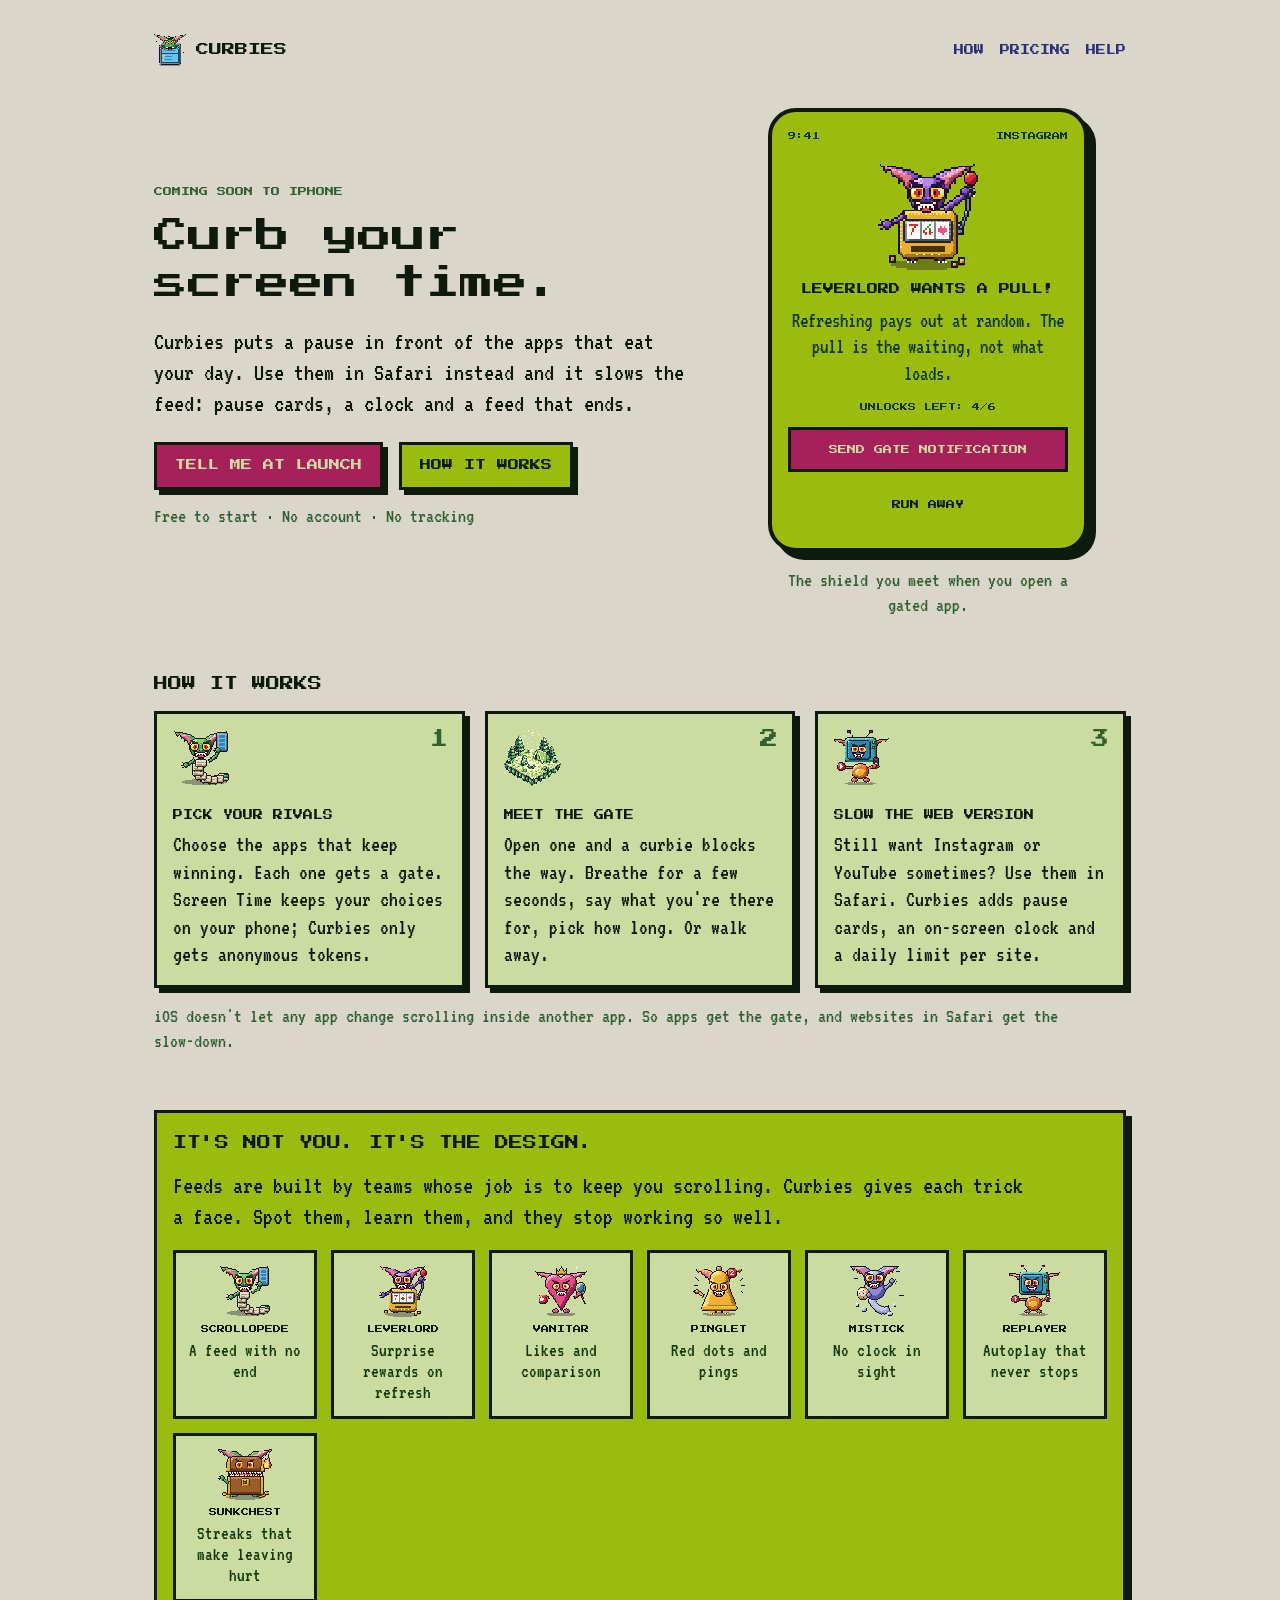
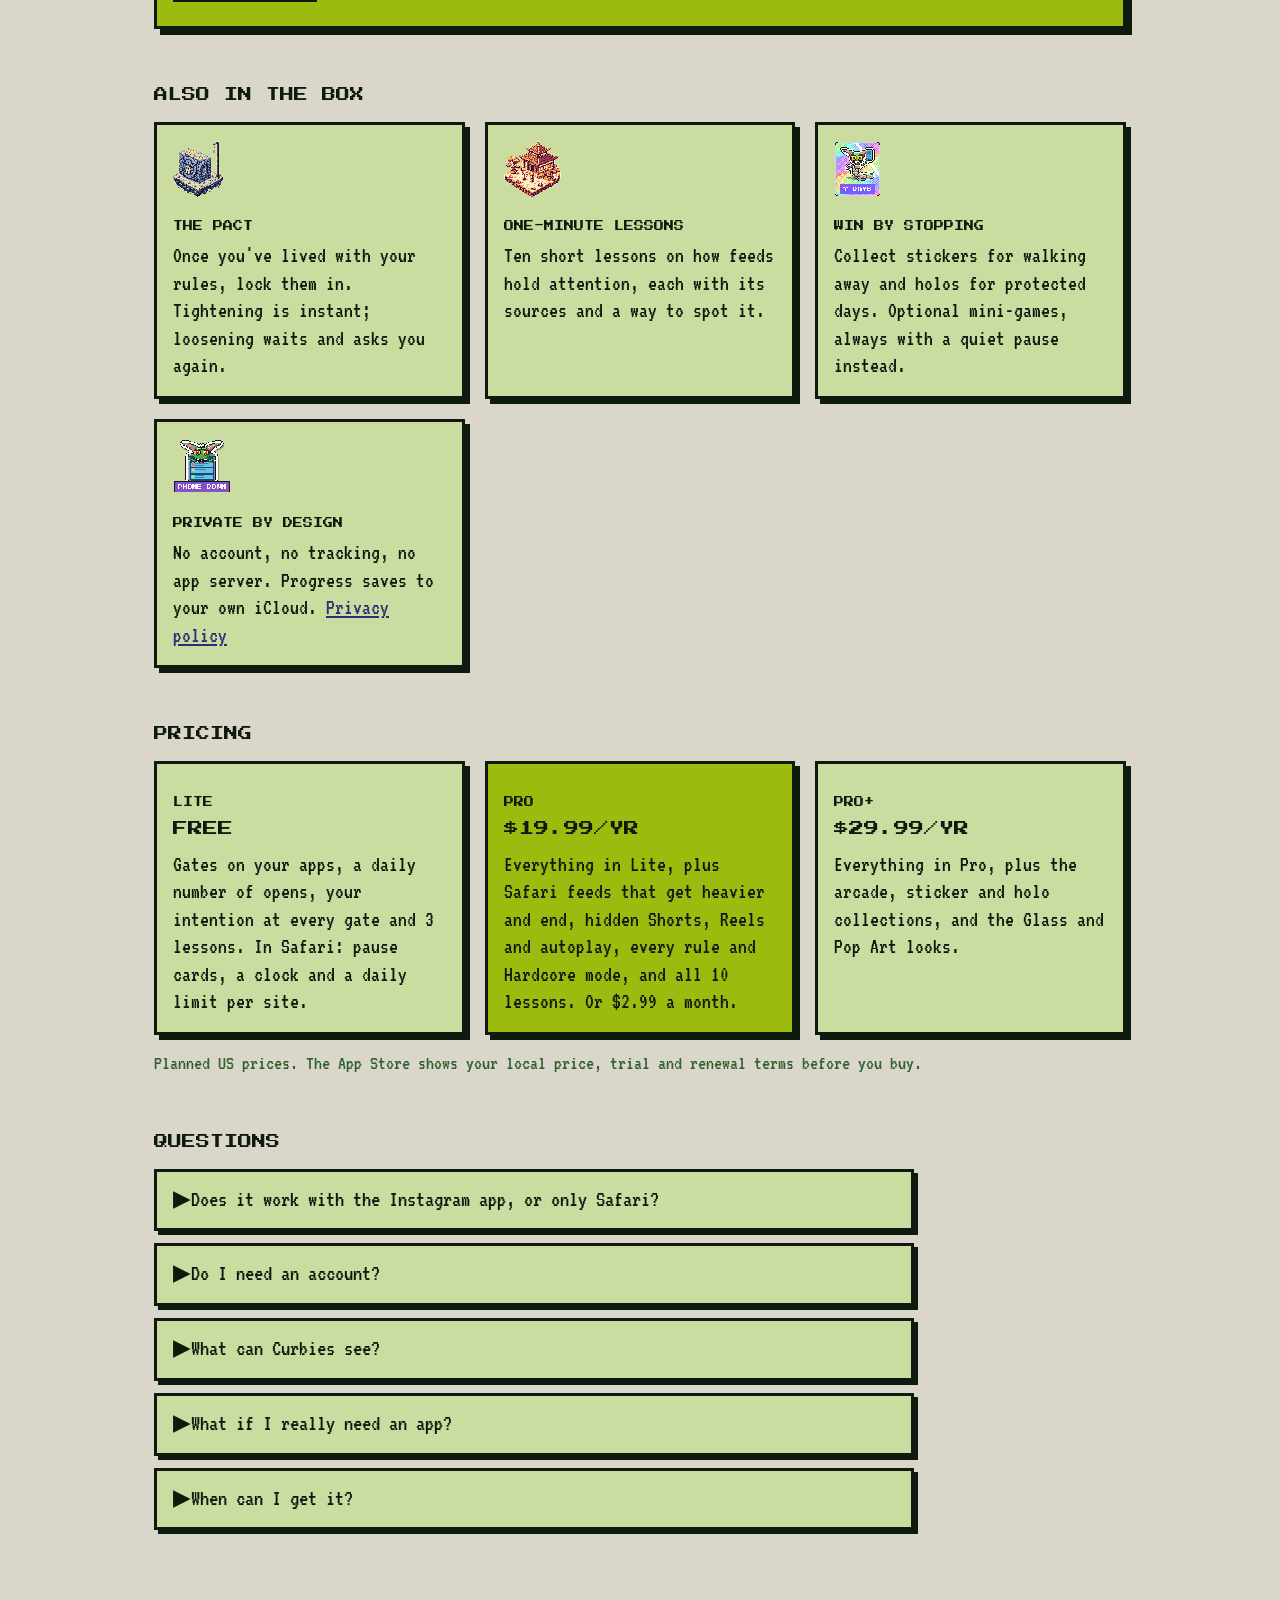
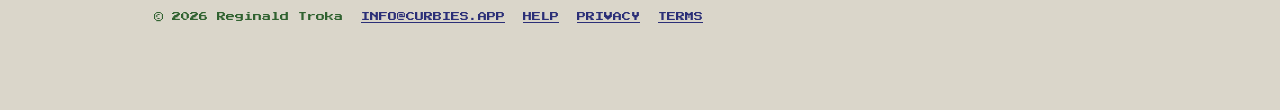
<file: index.html>
<!doctype html>
<html lang="en">
<head>
  <meta charset="utf-8">
  <meta name="viewport" content="width=device-width,initial-scale=1">
  <title>Curbies · Curb your screen time.</title>
  <meta name="description" content="Curbies puts a pause in front of the apps that eat your day, and slows the feed when you use them in Safari. Coming soon to iPhone. Free to start.">
  <link rel="canonical" href="https://curbies.app/">
  <meta property="og:url" content="https://curbies.app/">
  <meta property="og:title" content="Curbies · Curb your screen time.">
  <meta property="og:description" content="A pause in front of the apps that eat your day. Coming soon to iPhone.">
  <meta property="og:image" content="https://curbies.app/sprites/gb_hero.png">
  <meta name="theme-color" content="#9BBC0F">
  <link rel="icon" href="sprites/gb_hero.png">
  <link rel="stylesheet" href="style.css">
  <script defer src="site-config.js"></script>
</head>
<body>
<div class="wrap">
  <nav aria-label="Main navigation">
    <a href="index.html" class="brand d"><img src="sprites/gb_hero.png" alt="">CURBIES</a>
    <span class="sp"></span>
    <a href="#how">HOW</a><a href="#pricing">PRICING</a><a href="support/index.html">HELP</a>
  </nav>

  <header class="hero">
    <div>
      <p class="tag d">COMING SOON TO IPHONE</p>
      <h1>Curb your screen time.</h1>
      <p class="lede">Curbies puts a pause in front of the apps that eat your day. Use them in Safari instead and it slows the feed: pause cards, a clock and a feed that ends.</p>
      <p class="ctas">
        <a class="btn" data-support-link href="mailto:info@curbies.app?subject=Tell%20me%20when%20Curbies%20launches">TELL ME AT LAUNCH</a>
        <a class="btn sec" href="#how">HOW IT WORKS</a>
      </p>
      <p class="small">Free to start · No account · No tracking</p>
    </div>
    <figure class="phone" aria-label="The Curbies shield that appears when you open a gated app">
      <div class="screen">
        <div class="status d"><span>9:41</span><span>INSTAGRAM</span></div>
        <img class="mon" src="sprites/mon_slot.png" alt="">
        <p class="d title">LEVERLORD WANTS A PULL!</p>
        <p class="body">Refreshing pays out at random. The pull is the waiting, not what loads.</p>
        <p class="d left">UNLOCKS LEFT: 4/6</p>
        <span class="pbtn d">SEND GATE NOTIFICATION</span>
        <span class="pbtn ghost d">RUN AWAY</span>
      </div>
      <figcaption class="small">The shield you meet when you open a gated app.</figcaption>
    </figure>
  </header>

  <section id="how" aria-labelledby="how-h">
    <h2 id="how-h">HOW IT WORKS</h2>
    <ol class="steps">
      <li class="card">
        <span class="num d">1</span>
        <img src="sprites/mon_scroll.png" alt="">
        <h3>PICK YOUR RIVALS</h3>
        <p>Choose the apps that keep winning. Each one gets a gate. Screen Time keeps your choices on your phone; Curbies only gets anonymous tokens.</p>
      </li>
      <li class="card">
        <span class="num d">2</span>
        <img src="sprites/scene_camp.png" alt="">
        <h3>MEET THE GATE</h3>
        <p>Open one and a curbie blocks the way. Breathe for a few seconds, say what you're there for, pick how long. Or walk away.</p>
      </li>
      <li class="card">
        <span class="num d">3</span>
        <img src="sprites/mon_tv.png" alt="">
        <h3>SLOW THE WEB VERSION</h3>
        <p>Still want Instagram or YouTube sometimes? Use them in Safari. Curbies adds pause cards, an on-screen clock and a daily limit per site.</p>
      </li>
    </ol>
    <p class="note">iOS doesn't let any app change scrolling inside another app. So apps get the gate, and websites in Safari get the slow-down.</p>
  </section>

  <section aria-labelledby="design-h" class="band">
    <h2 id="design-h">IT'S NOT YOU. IT'S THE DESIGN.</h2>
    <p class="lede">Feeds are built by teams whose job is to keep you scrolling. Curbies gives each trick a face. Spot them, learn them, and they stop working so well.</p>
    <ul class="crew">
      <li><img src="sprites/mon_scroll.png" alt=""><b class="d">SCROLLOPEDE</b><span>A feed with no end</span></li>
      <li><img src="sprites/mon_slot.png" alt=""><b class="d">LEVERLORD</b><span>Surprise rewards on refresh</span></li>
      <li><img src="sprites/mon_heart.png" alt=""><b class="d">VANITAR</b><span>Likes and comparison</span></li>
      <li><img src="sprites/mon_bell.png" alt=""><b class="d">PINGLET</b><span>Red dots and pings</span></li>
      <li><img src="sprites/mon_fog.png" alt=""><b class="d">MISTICK</b><span>No clock in sight</span></li>
      <li><img src="sprites/mon_tv.png" alt=""><b class="d">REPLAYER</b><span>Autoplay that never stops</span></li>
      <li><img src="sprites/mon_chest.png" alt=""><b class="d">SUNKCHEST</b><span>Streaks that make leaving hurt</span></li>
    </ul>
  </section>

  <section aria-labelledby="more-h">
    <h2 id="more-h">ALSO IN THE BOX</h2>
    <div class="grid">
      <div class="card"><img src="sprites/scene_vault.png" alt=""><h3>THE PACT</h3><p>Once you've lived with your rules, lock them in. Tightening is instant; loosening waits and asks you again.</p></div>
      <div class="card"><img src="sprites/scene_school.png" alt=""><h3>ONE-MINUTE LESSONS</h3><p>Ten short lessons on how feeds hold attention, each with its sources and a way to spot it.</p></div>
      <div class="card"><img src="sprites/holo_7.png" alt=""><h3>WIN BY STOPPING</h3><p>Collect stickers for walking away and holos for protected days. Optional mini-games, always with a quiet pause instead.</p></div>
      <div class="card"><img src="sprites/st_hero.png" alt=""><h3>PRIVATE BY DESIGN</h3><p>No account, no tracking, no app server. Progress saves to your own iCloud. <a href="privacy/index.html">Privacy policy</a></p></div>
    </div>
  </section>

  <section id="pricing" aria-labelledby="pricing-h">
    <h2 id="pricing-h">PRICING</h2>
    <div class="grid price">
      <div class="card"><h3>LITE</h3><p class="d amt">FREE</p><p>Gates on your apps, a daily number of opens, your intention at every gate and 3 lessons. In Safari: pause cards, a clock and a daily limit per site.</p></div>
      <div class="card hl"><h3>PRO</h3><p class="d amt">$19.99/YR</p><p>Everything in Lite, plus Safari feeds that get heavier and end, hidden Shorts, Reels and autoplay, every rule and Hardcore mode, and all 10 lessons. Or $2.99 a month.</p></div>
      <div class="card"><h3>PRO+</h3><p class="d amt">$29.99/YR</p><p>Everything in Pro, plus the arcade, sticker and holo collections, and the Glass and Pop Art looks.</p></div>
    </div>
    <p class="note">Planned US prices. The App Store shows your local price, trial and renewal terms before you buy.</p>
  </section>

  <section aria-labelledby="faq-h">
    <h2 id="faq-h">QUESTIONS</h2>
    <div class="faq">
      <details><summary>Does it work with the Instagram app, or only Safari?</summary><p>Both, differently. The app gets a gate before it opens. Scrolling inside the app can't be changed by anyone but Instagram, so the slow-down (pause cards, a clock, feeds that end) works on the website in Safari.</p></details>
      <details><summary>Do I need an account?</summary><p>No. Your stickers, lessons and progress save to your own iCloud and follow you to a new iPhone automatically.</p></details>
      <details><summary>What can Curbies see?</summary><p>Not which apps you pick: Screen Time hands it anonymous tokens that stay on your phone. The Safari extension only runs on the social sites you allow, and nothing is sent to us.</p></details>
      <details><summary>What if I really need an app?</summary><p>Open Curbies, take the pause and unlock it for the time you choose. If you've sealed a pact, an emergency exit is always there: type a phrase, wait 15 minutes, confirm.</p></details>
      <details><summary>When can I get it?</summary><p>Curbies is in testing for iPhone. <a data-support-link href="mailto:info@curbies.app?subject=Tell%20me%20when%20Curbies%20launches">Email us</a> and we'll tell you when it's on the App Store.</p></details>
    </div>
  </section>

  <footer>
    <span>© 2026 <span data-site-field="legalEntity">Reginald Troka</span></span>
    <a data-support-link href="mailto:info@curbies.app">INFO@CURBIES.APP</a>
    <a href="support/index.html">HELP</a><a href="privacy/index.html">PRIVACY</a><a href="terms/index.html">TERMS</a>
  </footer>
</div>
</body>
</html>
</file>
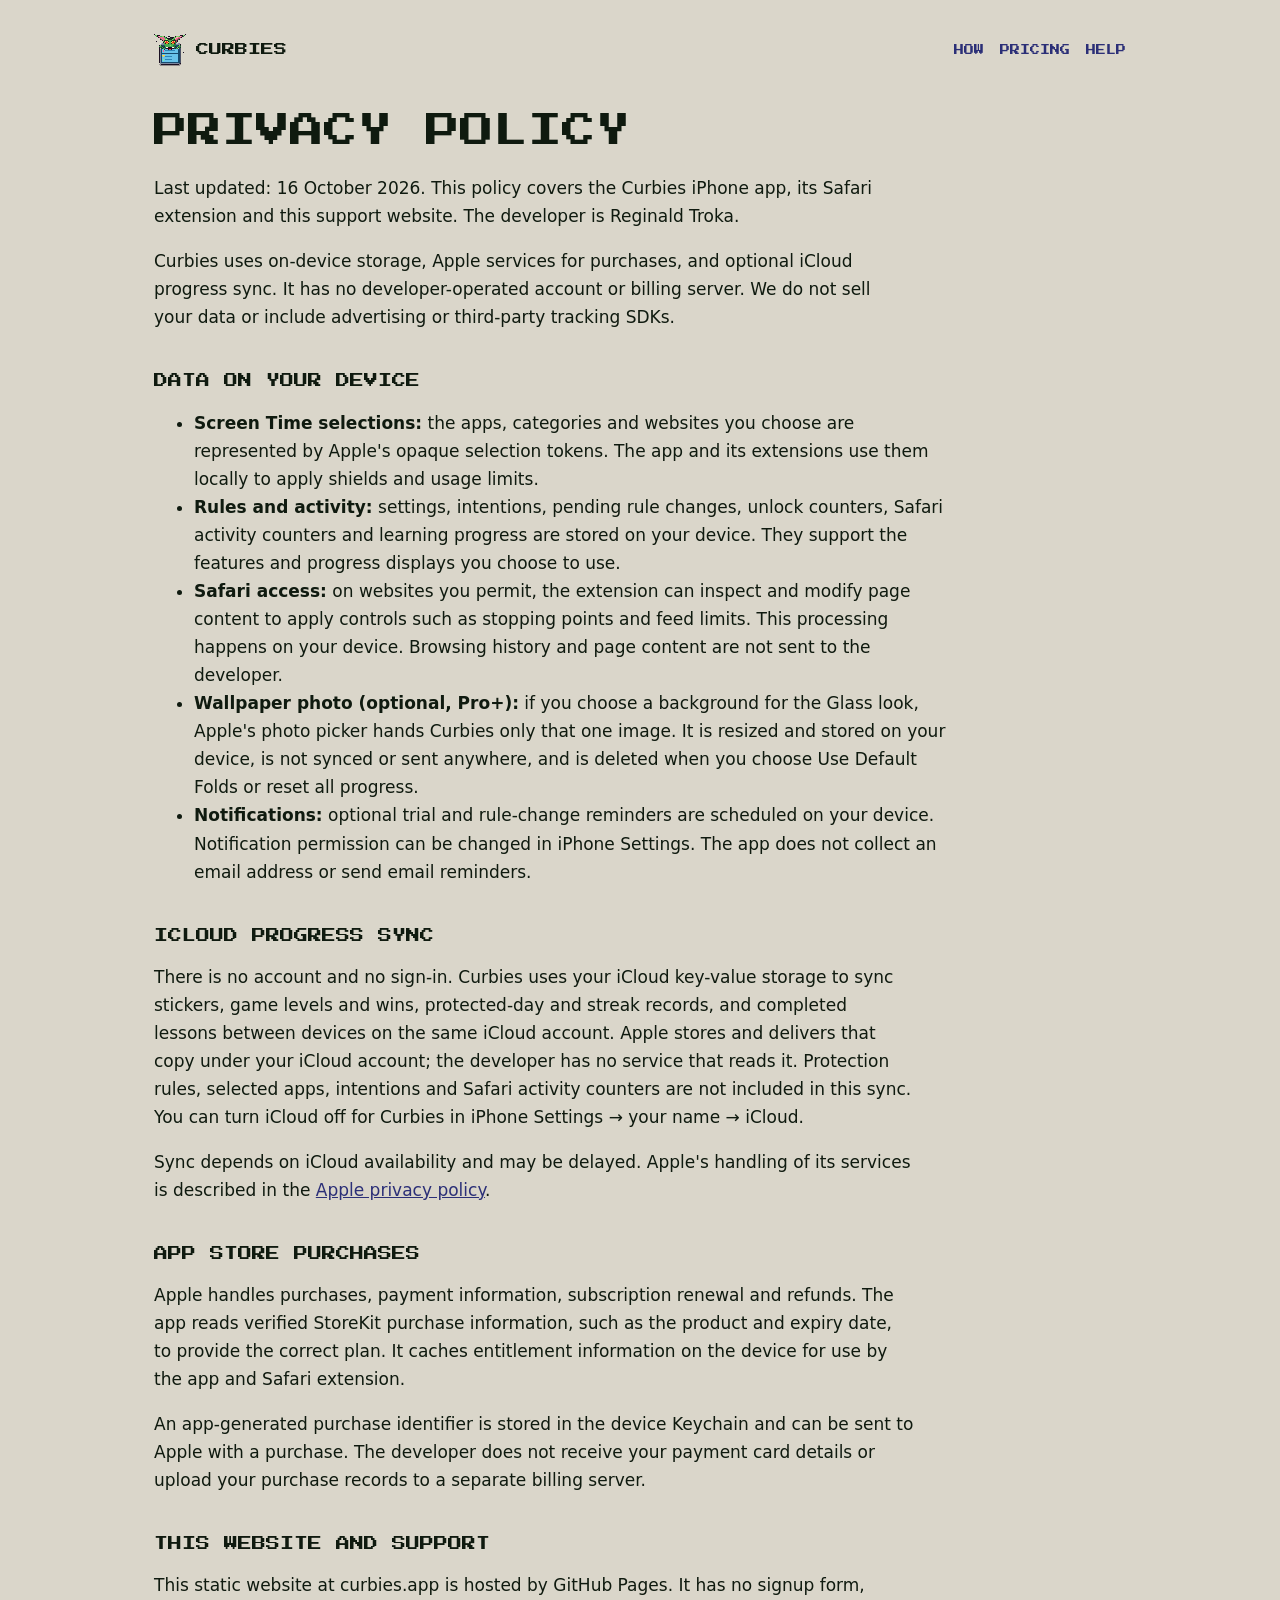
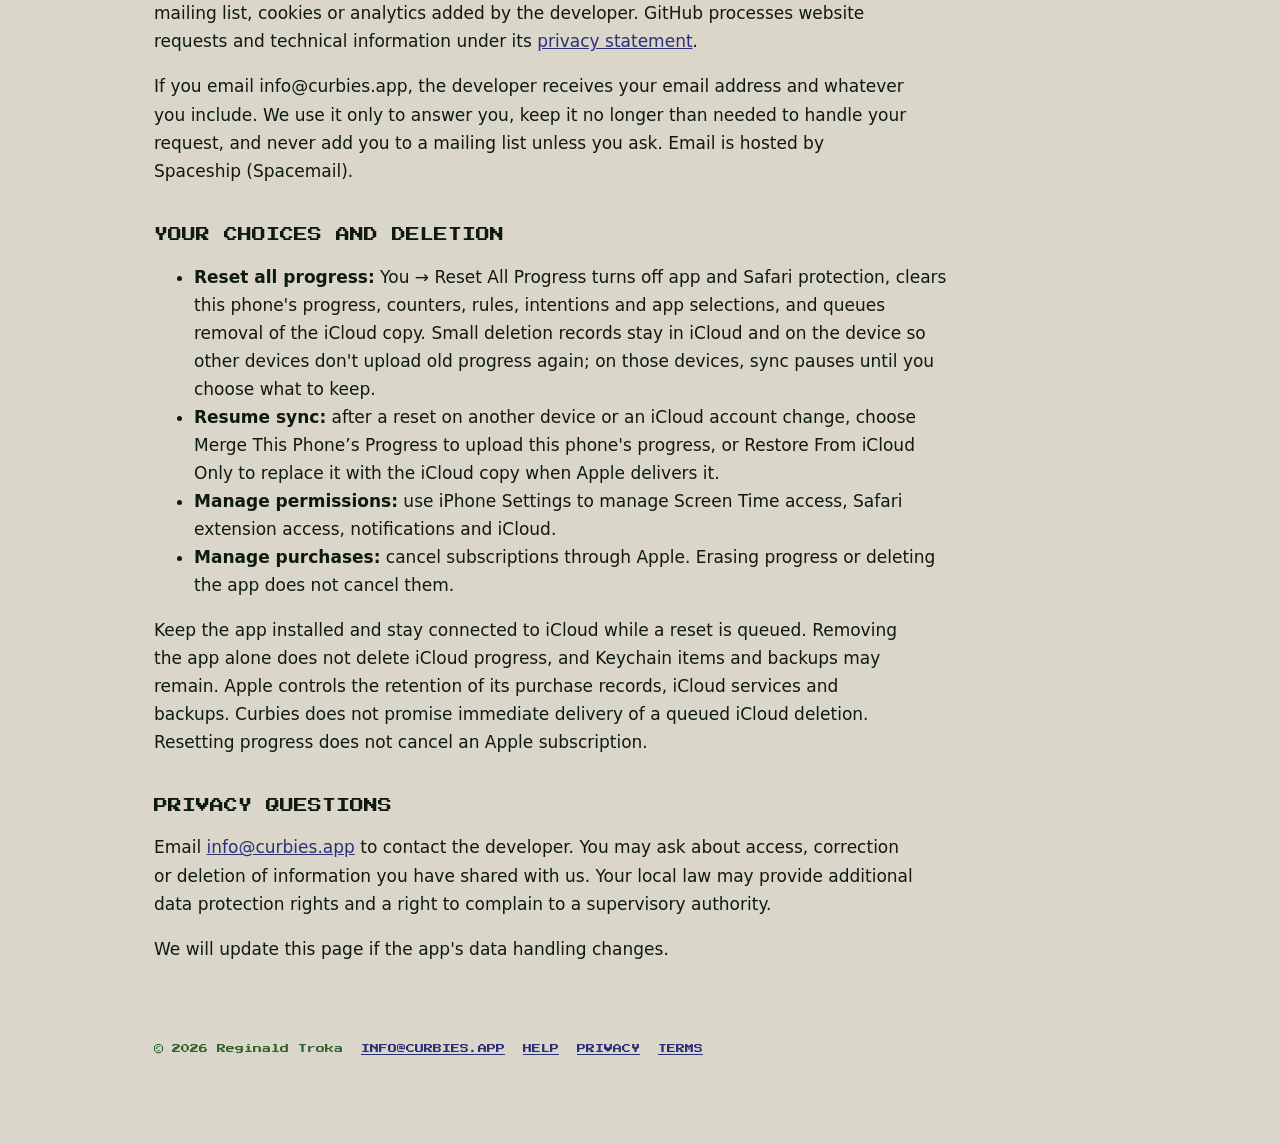
<file: privacy/index.html>
<!doctype html>
<html lang="en">
<head>
  <meta charset="utf-8">
  <meta name="viewport" content="width=device-width,initial-scale=1">
  <link rel="canonical" href="https://curbies.app/privacy/">
  <title>Privacy policy · Curbies</title>
  <meta name="description" content="How Curbies uses on-device data, iCloud progress sync, App Store purchases and email support.">
  <link rel="icon" href="../sprites/gb_hero.png">
  <link rel="stylesheet" href="../style.css">
  <script defer src="../site-config.js"></script>
</head>
<body><main class="wrap legal">
  <nav aria-label="Main navigation"><a href="../index.html" class="brand d"><img src="../sprites/gb_hero.png" alt="">CURBIES</a><span class="sp"></span><a href="../index.html#how">HOW</a><a href="../index.html#pricing">PRICING</a><a href="../support/index.html">HELP</a></nav>
  <h1>PRIVACY POLICY</h1>
  <p>Last updated: 16 October 2026. This policy covers the Curbies iPhone app, its Safari extension and this support website. The developer is <span data-site-field="legalEntity">Reginald Troka</span>.</p>
  <p>Curbies uses on-device storage, Apple services for purchases, and optional iCloud progress sync. It has no developer-operated account or billing server. We do not sell your data or include advertising or third-party tracking SDKs.</p>

  <h2>DATA ON YOUR DEVICE</h2>
  <ul>
    <li><strong>Screen Time selections:</strong> the apps, categories and websites you choose are represented by Apple's opaque selection tokens. The app and its extensions use them locally to apply shields and usage limits.</li>
    <li><strong>Rules and activity:</strong> settings, intentions, pending rule changes, unlock counters, Safari activity counters and learning progress are stored on your device. They support the features and progress displays you choose to use.</li>
    <li><strong>Safari access:</strong> on websites you permit, the extension can inspect and modify page content to apply controls such as stopping points and feed limits. This processing happens on your device. Browsing history and page content are not sent to the developer.</li>
    <li><strong>Wallpaper photo (optional, Pro+):</strong> if you choose a background for the Glass look, Apple's photo picker hands Curbies only that one image. It is resized and stored on your device, is not synced or sent anywhere, and is deleted when you choose Use Default Folds or reset all progress.</li>
    <li><strong>Notifications:</strong> optional trial and rule-change reminders are scheduled on your device. Notification permission can be changed in iPhone Settings. The app does not collect an email address or send email reminders.</li>
  </ul>

  <h2>ICLOUD PROGRESS SYNC</h2>
  <p>There is no account and no sign-in. Curbies uses your iCloud key-value storage to sync stickers, game levels and wins, protected-day and streak records, and completed lessons between devices on the same iCloud account. Apple stores and delivers that copy under your iCloud account; the developer has no service that reads it. Protection rules, selected apps, intentions and Safari activity counters are not included in this sync. You can turn iCloud off for Curbies in iPhone Settings → your name → iCloud.</p>
  <p>Sync depends on iCloud availability and may be delayed. Apple's handling of its services is described in the <a href="https://www.apple.com/legal/privacy/">Apple privacy policy</a>.</p>

  <h2>APP STORE PURCHASES</h2>
  <p>Apple handles purchases, payment information, subscription renewal and refunds. The app reads verified StoreKit purchase information, such as the product and expiry date, to provide the correct plan. It caches entitlement information on the device for use by the app and Safari extension.</p>
  <p>An app-generated purchase identifier is stored in the device Keychain and can be sent to Apple with a purchase. The developer does not receive your payment card details or upload your purchase records to a separate billing server.</p>

  <h2>THIS WEBSITE AND SUPPORT</h2>
  <p>This static website at curbies.app is hosted by GitHub Pages. It has no signup form, mailing list, cookies or analytics added by the developer. GitHub processes website requests and technical information under its <a href="https://docs.github.com/en/site-policy/privacy-policies/github-general-privacy-statement">privacy statement</a>.</p>
  <p>If you email info@curbies.app, the developer receives your email address and whatever you include. We use it only to answer you, keep it no longer than needed to handle your request, and never add you to a mailing list unless you ask. Email is hosted by Spaceship (Spacemail).</p>

  <h2>YOUR CHOICES AND DELETION</h2>
  <ul>
    <li><strong>Reset all progress:</strong> You → Reset All Progress turns off app and Safari protection, clears this phone's progress, counters, rules, intentions and app selections, and queues removal of the iCloud copy. Small deletion records stay in iCloud and on the device so other devices don't upload old progress again; on those devices, sync pauses until you choose what to keep.</li>
    <li><strong>Resume sync:</strong> after a reset on another device or an iCloud account change, choose Merge This Phone’s Progress to upload this phone's progress, or Restore From iCloud Only to replace it with the iCloud copy when Apple delivers it.</li>
    <li><strong>Manage permissions:</strong> use iPhone Settings to manage Screen Time access, Safari extension access, notifications and iCloud.</li>
    <li><strong>Manage purchases:</strong> cancel subscriptions through Apple. Erasing progress or deleting the app does not cancel them.</li>
  </ul>
  <p>Keep the app installed and stay connected to iCloud while a reset is queued. Removing the app alone does not delete iCloud progress, and Keychain items and backups may remain. Apple controls the retention of its purchase records, iCloud services and backups. Curbies does not promise immediate delivery of a queued iCloud deletion. Resetting progress does not cancel an Apple subscription.</p>

  <h2>PRIVACY QUESTIONS</h2>
  <p>Email <a data-privacy-link href="mailto:info@curbies.app">info@curbies.app</a> to contact the developer. You may ask about access, correction or deletion of information you have shared with us. Your local law may provide additional data protection rights and a right to complain to a supervisory authority.</p>
  <p>We will update this page if the app's data handling changes.</p>

  <footer><span>© 2026 <span data-site-field="legalEntity">Reginald Troka</span></span><a data-support-link href="mailto:info@curbies.app">INFO@CURBIES.APP</a><a href="../support/index.html">HELP</a><a href="../privacy/index.html">PRIVACY</a><a href="../terms/index.html">TERMS</a></footer>
</main></body></html>
</file>
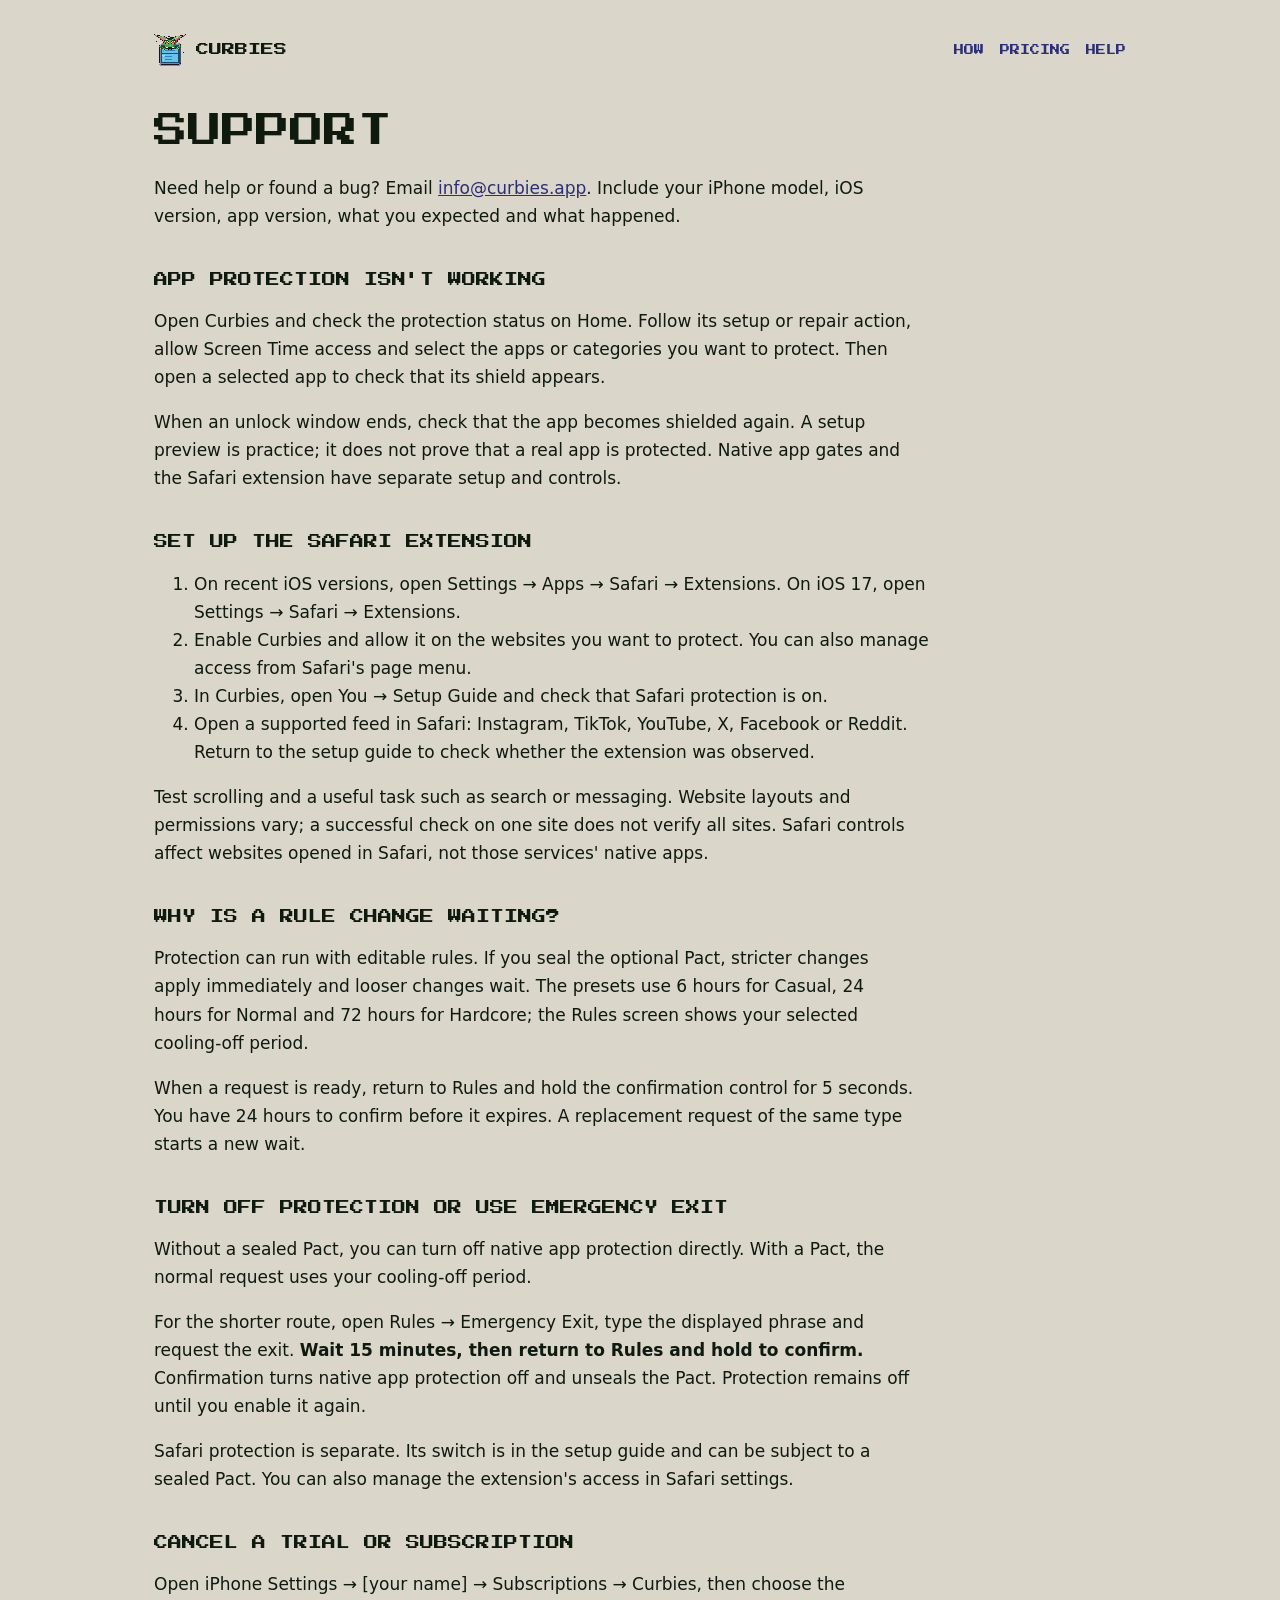
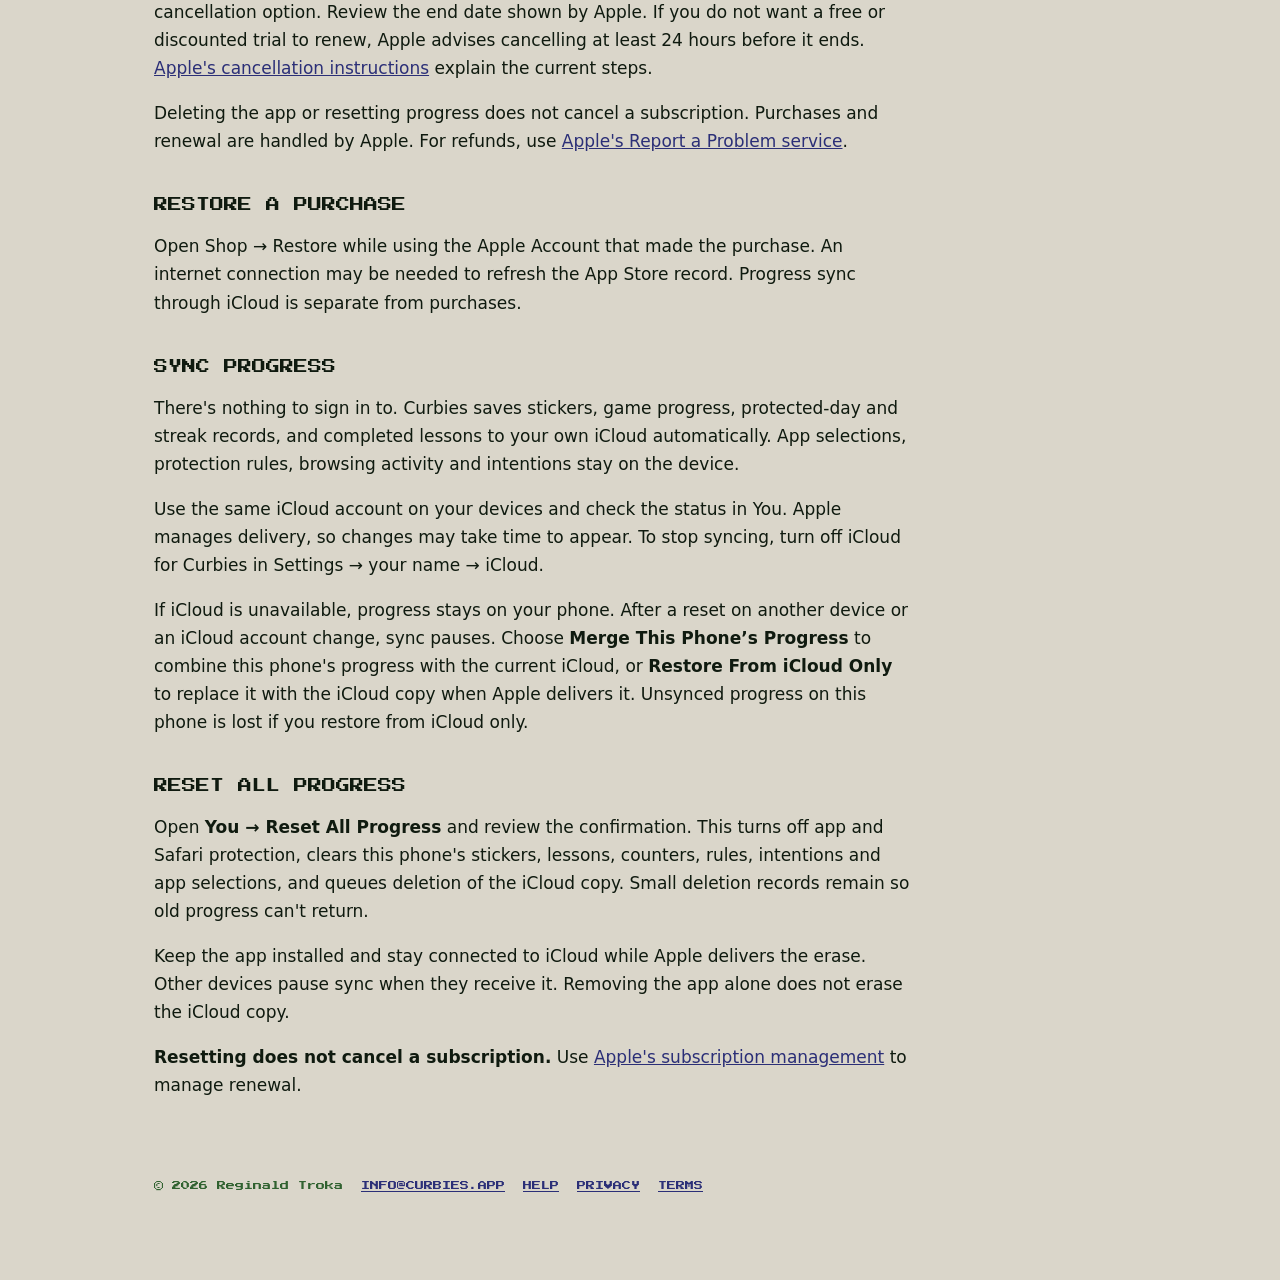
<file: support/index.html>
<!doctype html>
<html lang="en">
<head>
  <meta charset="utf-8">
  <meta name="viewport" content="width=device-width,initial-scale=1">
  <link rel="canonical" href="https://curbies.app/support/">
  <title>Support · Curbies</title>
  <meta name="description" content="Help with Curbies setup, app protection, Safari, Apple purchases and optional iCloud progress.">
  <link rel="icon" href="../sprites/gb_hero.png">
  <link rel="stylesheet" href="../style.css">
  <script defer src="../site-config.js"></script>
</head>
<body><main class="wrap legal">
  <nav aria-label="Main navigation"><a href="../index.html" class="brand d"><img src="../sprites/gb_hero.png" alt="">CURBIES</a><span class="sp"></span><a href="../index.html#how">HOW</a><a href="../index.html#pricing">PRICING</a><a href="../support/index.html" aria-current="page">HELP</a></nav>
  <h1>SUPPORT</h1>
  <p>Need help or found a bug? Email <a data-support-link href="mailto:info@curbies.app">info@curbies.app</a>. Include your iPhone model, iOS version, app version, what you expected and what happened.</p>

  <h2>APP PROTECTION ISN'T WORKING</h2>
  <p>Open Curbies and check the protection status on Home. Follow its setup or repair action, allow Screen Time access and select the apps or categories you want to protect. Then open a selected app to check that its shield appears.</p>
  <p>When an unlock window ends, check that the app becomes shielded again. A setup preview is practice; it does not prove that a real app is protected. Native app gates and the Safari extension have separate setup and controls.</p>

  <h2>SET UP THE SAFARI EXTENSION</h2>
  <ol>
    <li>On recent iOS versions, open Settings → Apps → Safari → Extensions. On iOS 17, open Settings → Safari → Extensions.</li>
    <li>Enable Curbies and allow it on the websites you want to protect. You can also manage access from Safari's page menu.</li>
    <li>In Curbies, open You → Setup Guide and check that Safari protection is on.</li>
    <li>Open a supported feed in Safari: Instagram, TikTok, YouTube, X, Facebook or Reddit. Return to the setup guide to check whether the extension was observed.</li>
  </ol>
  <p>Test scrolling and a useful task such as search or messaging. Website layouts and permissions vary; a successful check on one site does not verify all sites. Safari controls affect websites opened in Safari, not those services' native apps.</p>

  <h2>WHY IS A RULE CHANGE WAITING?</h2>
  <p>Protection can run with editable rules. If you seal the optional Pact, stricter changes apply immediately and looser changes wait. The presets use 6 hours for Casual, 24 hours for Normal and 72 hours for Hardcore; the Rules screen shows your selected cooling-off period.</p>
  <p>When a request is ready, return to Rules and hold the confirmation control for 5 seconds. You have 24 hours to confirm before it expires. A replacement request of the same type starts a new wait.</p>

  <h2>TURN OFF PROTECTION OR USE EMERGENCY EXIT</h2>
  <p>Without a sealed Pact, you can turn off native app protection directly. With a Pact, the normal request uses your cooling-off period.</p>
  <p>For the shorter route, open Rules → Emergency Exit, type the displayed phrase and request the exit. <strong>Wait 15 minutes, then return to Rules and hold to confirm.</strong> Confirmation turns native app protection off and unseals the Pact. Protection remains off until you enable it again.</p>
  <p>Safari protection is separate. Its switch is in the setup guide and can be subject to a sealed Pact. You can also manage the extension's access in Safari settings.</p>

  <h2>CANCEL A TRIAL OR SUBSCRIPTION</h2>
  <p>Open iPhone Settings → [your name] → Subscriptions → Curbies, then choose the cancellation option. Review the end date shown by Apple. If you do not want a free or discounted trial to renew, Apple advises cancelling at least 24 hours before it ends. <a href="https://support.apple.com/118428">Apple's cancellation instructions</a> explain the current steps.</p>
  <p>Deleting the app or resetting progress does not cancel a subscription. Purchases and renewal are handled by Apple. For refunds, use <a href="https://reportaproblem.apple.com/">Apple's Report a Problem service</a>.</p>

  <h2>RESTORE A PURCHASE</h2>
  <p>Open Shop → Restore while using the Apple Account that made the purchase. An internet connection may be needed to refresh the App Store record. Progress sync through iCloud is separate from purchases.</p>

  <h2>SYNC PROGRESS</h2>
  <p>There's nothing to sign in to. Curbies saves stickers, game progress, protected-day and streak records, and completed lessons to your own iCloud automatically. App selections, protection rules, browsing activity and intentions stay on the device.</p>
  <p>Use the same iCloud account on your devices and check the status in You. Apple manages delivery, so changes may take time to appear. To stop syncing, turn off iCloud for Curbies in Settings → your name → iCloud.</p>
  <p>If iCloud is unavailable, progress stays on your phone. After a reset on another device or an iCloud account change, sync pauses. Choose <strong>Merge This Phone’s Progress</strong> to combine this phone's progress with the current iCloud, or <strong>Restore From iCloud Only</strong> to replace it with the iCloud copy when Apple delivers it. Unsynced progress on this phone is lost if you restore from iCloud only.</p>

  <h2>RESET ALL PROGRESS</h2>
  <p>Open <strong>You → Reset All Progress</strong> and review the confirmation. This turns off app and Safari protection, clears this phone's stickers, lessons, counters, rules, intentions and app selections, and queues deletion of the iCloud copy. Small deletion records remain so old progress can't return.</p>
  <p>Keep the app installed and stay connected to iCloud while Apple delivers the erase. Other devices pause sync when they receive it. Removing the app alone does not erase the iCloud copy.</p>
  <p><strong>Resetting does not cancel a subscription.</strong> Use <a href="https://apps.apple.com/account/subscriptions">Apple's subscription management</a> to manage renewal.</p>

  <footer><span>© 2026 <span data-site-field="legalEntity">Reginald Troka</span></span><a data-support-link href="mailto:info@curbies.app">INFO@CURBIES.APP</a><a href="../support/index.html">HELP</a><a href="../privacy/index.html">PRIVACY</a><a href="../terms/index.html">TERMS</a></footer>
</main></body></html>
</file>
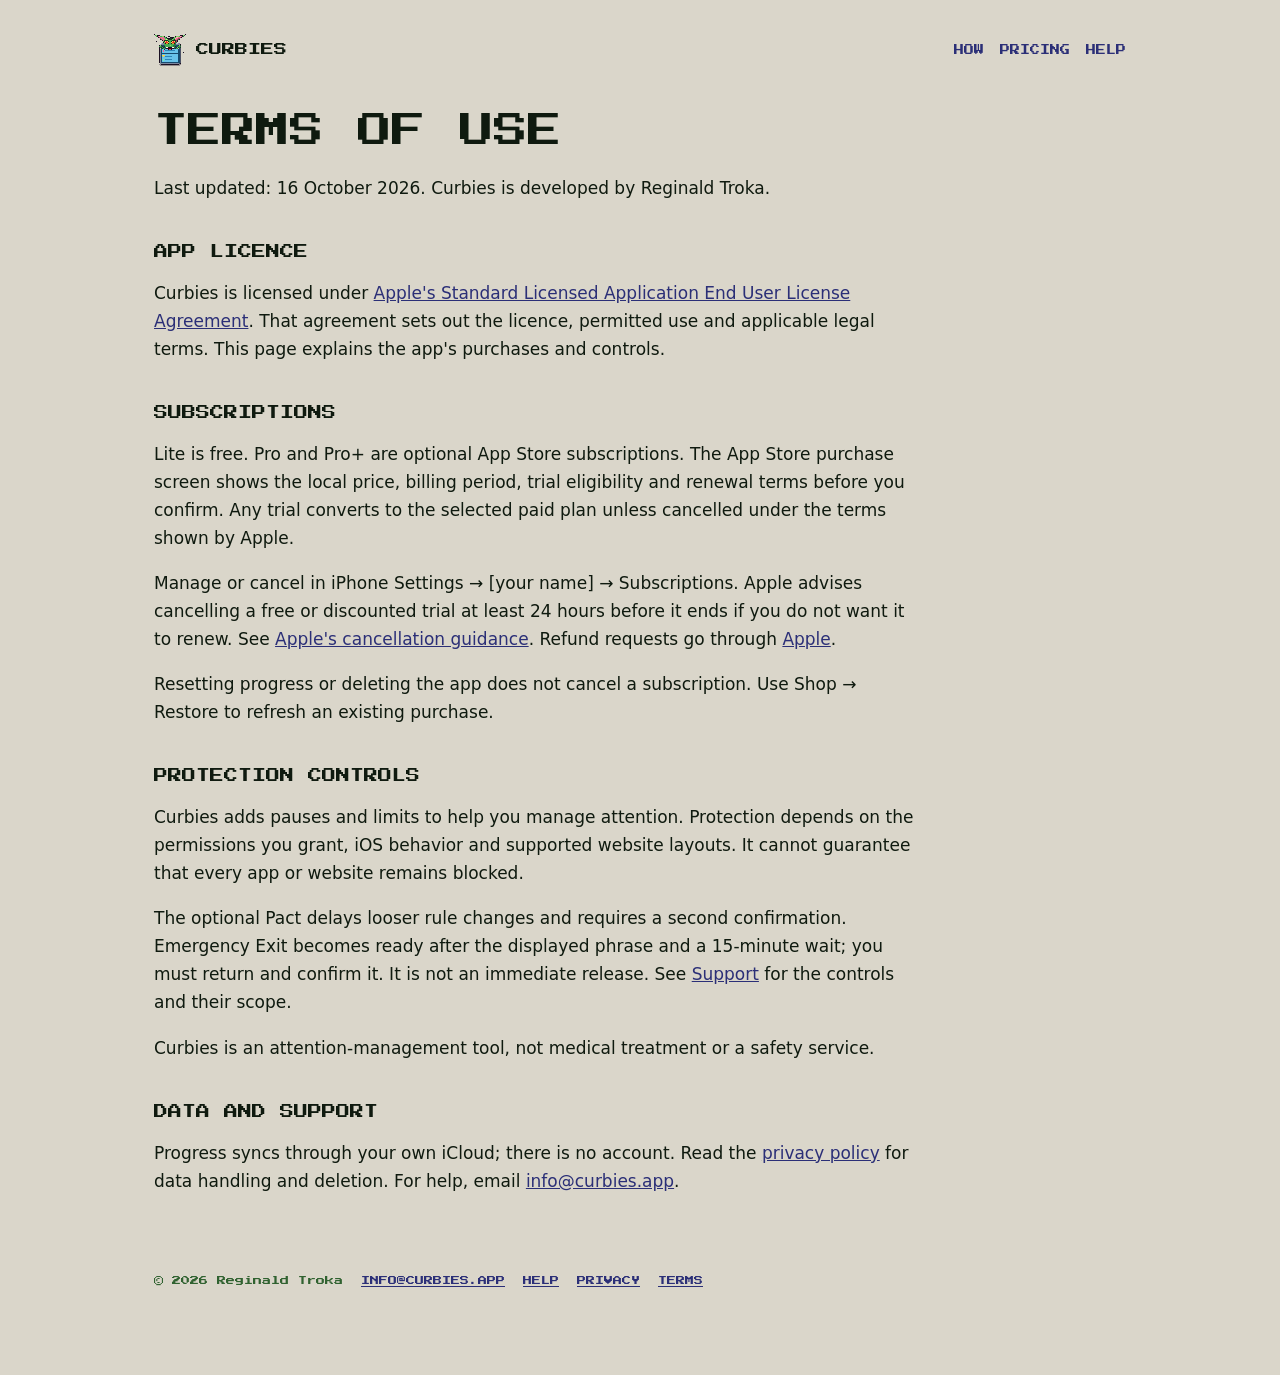
<file: terms/index.html>
<!doctype html>
<html lang="en">
<head>
  <meta charset="utf-8">
  <meta name="viewport" content="width=device-width,initial-scale=1">
  <link rel="canonical" href="https://curbies.app/terms/">
  <title>Terms of use · Curbies</title>
  <meta name="description" content="Curbies app licence, Apple subscriptions and how protection controls work.">
  <link rel="icon" href="../sprites/gb_hero.png">
  <link rel="stylesheet" href="../style.css">
  <script defer src="../site-config.js"></script>
</head>
<body><main class="wrap legal">
  <nav aria-label="Main navigation"><a href="../index.html" class="brand d"><img src="../sprites/gb_hero.png" alt="">CURBIES</a><span class="sp"></span><a href="../index.html#how">HOW</a><a href="../index.html#pricing">PRICING</a><a href="../support/index.html">HELP</a></nav>
  <h1>TERMS OF USE</h1>
  <p>Last updated: 16 October 2026. Curbies is developed by <span data-site-field="legalEntity">Reginald Troka</span>.</p>
  <h2>APP LICENCE</h2>
  <p>Curbies is licensed under <a href="https://www.apple.com/legal/internet-services/itunes/dev/stdeula/">Apple's Standard Licensed Application End User License Agreement</a>. That agreement sets out the licence, permitted use and applicable legal terms. This page explains the app's purchases and controls.</p>
  <h2>SUBSCRIPTIONS</h2>
  <p>Lite is free. Pro and Pro+ are optional App Store subscriptions. The App Store purchase screen shows the local price, billing period, trial eligibility and renewal terms before you confirm. Any trial converts to the selected paid plan unless cancelled under the terms shown by Apple.</p>
  <p>Manage or cancel in iPhone Settings → [your name] → Subscriptions. Apple advises cancelling a free or discounted trial at least 24 hours before it ends if you do not want it to renew. See <a href="https://support.apple.com/118428">Apple's cancellation guidance</a>. Refund requests go through <a href="https://reportaproblem.apple.com/">Apple</a>.</p>
  <p>Resetting progress or deleting the app does not cancel a subscription. Use Shop → Restore to refresh an existing purchase.</p>
  <h2>PROTECTION CONTROLS</h2>
  <p>Curbies adds pauses and limits to help you manage attention. Protection depends on the permissions you grant, iOS behavior and supported website layouts. It cannot guarantee that every app or website remains blocked.</p>
  <p>The optional Pact delays looser rule changes and requires a second confirmation. Emergency Exit becomes ready after the displayed phrase and a 15-minute wait; you must return and confirm it. It is not an immediate release. See <a href="../support/index.html">Support</a> for the controls and their scope.</p>
  <p>Curbies is an attention-management tool, not medical treatment or a safety service.</p>
  <h2>DATA AND SUPPORT</h2>
  <p>Progress syncs through your own iCloud; there is no account. Read the <a href="../privacy/index.html">privacy policy</a> for data handling and deletion. For help, email <a data-support-link href="mailto:info@curbies.app">info@curbies.app</a>.</p>
  <footer><span>© 2026 <span data-site-field="legalEntity">Reginald Troka</span></span><a data-support-link href="mailto:info@curbies.app">INFO@CURBIES.APP</a><a href="../support/index.html">HELP</a><a href="../privacy/index.html">PRIVACY</a><a href="../terms/index.html">TERMS</a></footer>
</main></body></html>
</file>
<file: style.css>
@font-face { font-family: D; src: url(fonts/PressStart2P-Regular.ttf); font-display: swap; }
@font-face { font-family: B; src: url(fonts/VT323-Regular.ttf); font-display: swap; }
:root {
  color-scheme: light;
  --ink: #0F1A0F; --dark: #0F380F; --mid: #306230; --light: #8BAC0F;
  --screen: #9BBC0F; --paper: #CADC9F; --shell: #DAD6CA; --shell-dk: #C9C4B5;
  --a: #A6215A; --navy: #2B2F77;
}
* { box-sizing: border-box; }
html { scroll-behavior: smooth; }
@media (prefers-reduced-motion: reduce) { html { scroll-behavior: auto; } }
body { margin: 0; background: var(--shell); color: var(--ink); font: 22px/1.25 B, monospace; overflow-wrap: break-word; }
img { image-rendering: pixelated; }
.d { font-family: D, monospace; text-transform: uppercase; line-height: 1.5; }
a { color: var(--navy); }
a:focus-visible, summary:focus-visible { outline: 3px solid var(--navy); outline-offset: 4px; }
.wrap { max-width: 1020px; margin: auto; padding: 18px 16px 60px; }
@media (min-width: 760px) { .wrap { padding: 28px 24px 72px; } }

/* Navigation */
nav { display: flex; gap: 16px; align-items: center; font: 10px D, monospace; flex-wrap: wrap; }
nav .sp { flex: 1; }
nav a { text-decoration: none; }
nav a, footer a { min-height: 44px; display: inline-flex; align-items: center; }
nav .brand { gap: 10px; font-size: 13px; color: var(--ink); }
nav .brand img { width: 32px; height: 32px; }

/* Type */
h1 { font: 26px/1.4 D, monospace; margin: 0 0 18px; }
@media (min-width: 760px) { h1 { font-size: 34px; } }
h2 { font: 14px/1.5 D, monospace; margin: 56px 0 16px; }
h3 { font: 10px/1.6 D, monospace; margin: 14px 0 8px; }
p { margin: 0 0 12px; }
.lede { font-size: 25px; max-width: 34em; }
.small, .note { color: var(--mid); font-size: 20px; }
.note { margin-top: 16px; max-width: 46em; }
.tag { font-size: 9px; color: var(--mid); margin-bottom: 14px; }

/* Buttons */
.btn { display: inline-flex; align-items: center; min-height: 48px; font: 11px D, monospace; padding: 14px 18px; border: 3px solid var(--ink);
  box-shadow: 5px 5px 0 var(--ink); background: var(--a); color: var(--paper); text-decoration: none; }
.btn:active { transform: translate(3px, 3px); box-shadow: 2px 2px 0 var(--ink); }
.btn.sec { background: var(--screen); color: var(--ink); }
.ctas { display: flex; gap: 16px; flex-wrap: wrap; margin: 22px 0 14px; }

/* Hero */
.hero { display: grid; grid-template-columns: 1.15fr .85fr; gap: 40px; align-items: center; margin: 36px 0 20px; }
@media (max-width: 760px) { .hero { grid-template-columns: 1fr; gap: 28px; margin-top: 24px; } }

/* Phone mock of the real shield */
.phone { margin: 0 auto; width: min(320px, 100%); }
.phone .screen { background: var(--screen); border: 4px solid var(--ink); border-radius: 28px; box-shadow: 8px 8px 0 var(--ink);
  padding: 18px 16px 20px; display: flex; flex-direction: column; align-items: center; text-align: center; gap: 10px; }
.phone .status { width: 100%; display: flex; justify-content: space-between; font-size: 8px; color: var(--dark); }
.phone .mon { width: 104px; height: auto; margin: 10px 0 2px; }
.phone .title { font-size: 11px; margin: 0; }
.phone .body { font-size: 21px; color: var(--dark); margin: 0; }
.phone .left { font-size: 8px; color: var(--dark); margin: 4px 0; }
.phone .pbtn { display: block; width: 100%; font-size: 9px; padding: 13px 8px; background: var(--a); color: var(--paper); border: 3px solid var(--ink); }
.phone .pbtn.ghost { background: transparent; color: var(--ink); border-color: transparent; }
.phone figcaption { text-align: center; margin-top: 16px; }

/* Cards and grids */
.card { border: 3px solid var(--ink); box-shadow: 5px 5px 0 var(--ink); background: var(--paper); padding: 16px; }
.card img { height: 56px; width: auto; }
.card p { margin: 0; }
.grid { display: grid; grid-template-columns: repeat(auto-fill, minmax(min(260px, 100%), 1fr)); gap: 20px; }
.steps { list-style: none; margin: 0; padding: 0; display: grid; grid-template-columns: repeat(auto-fit, minmax(min(280px, 100%), 1fr)); gap: 20px; }
.steps .card { position: relative; }
.steps .num { position: absolute; top: 12px; right: 14px; font-size: 18px; color: var(--mid); }

/* The seven tricks */
.band { background: var(--screen); border: 3px solid var(--ink); box-shadow: 6px 6px 0 var(--ink); padding: 20px 16px 24px; margin-top: 56px; }
.band h2 { margin-top: 0; }
.crew { list-style: none; margin: 18px 0 0; padding: 0; display: grid; grid-template-columns: repeat(auto-fill, minmax(min(132px, 100%), 1fr)); gap: 14px; }
.crew li { background: var(--paper); border: 3px solid var(--ink); padding: 12px 10px; text-align: center; display: flex; flex-direction: column; align-items: center; gap: 6px; }
.crew img { height: 52px; width: auto; }
.crew b { font-size: 8px; font-weight: normal; }
.crew span { font-size: 19px; line-height: 1.1; color: var(--dark); }

/* Pricing */
.price .amt { font-size: 15px; margin: 4px 0 10px; }
.price .hl { background: var(--screen); }

/* FAQ */
.faq { display: grid; gap: 12px; max-width: 760px; }
.faq details { border: 3px solid var(--ink); background: var(--paper); box-shadow: 4px 4px 0 var(--ink); }
.faq summary { cursor: pointer; padding: 14px 16px; min-height: 48px; font-size: 23px; list-style: none; }
.faq summary::-webkit-details-marker { display: none; }
.faq summary::before { content: "▶ "; display: inline-block; transition: transform .15s; }
.faq details[open] summary::before { transform: rotate(90deg); }
@media (prefers-reduced-motion: reduce) { .faq summary::before { transition: none; } }
.faq details p { padding: 0 16px 16px; }

footer { margin-top: 64px; font: 9px D, monospace; color: var(--mid); display: flex; gap: 8px 18px; flex-wrap: wrap; align-items: center; }

/* Legal and help pages */
form { display: flex; gap: 10px; flex-wrap: wrap; margin-top: 18px; }
input { font: 22px B, monospace; padding: 12px; border: 3px solid var(--ink); background: var(--paper); min-width: 240px; flex: 1; }
.legal { font: 17px/1.65 system-ui, sans-serif; }
.legal p, .legal li { max-width: 760px; overflow-wrap: anywhere; }
.legal h1 { margin-top: 36px; }
.legal h2 { margin-top: 40px; }
.legal p { margin: 0 0 1em; }
</file>
